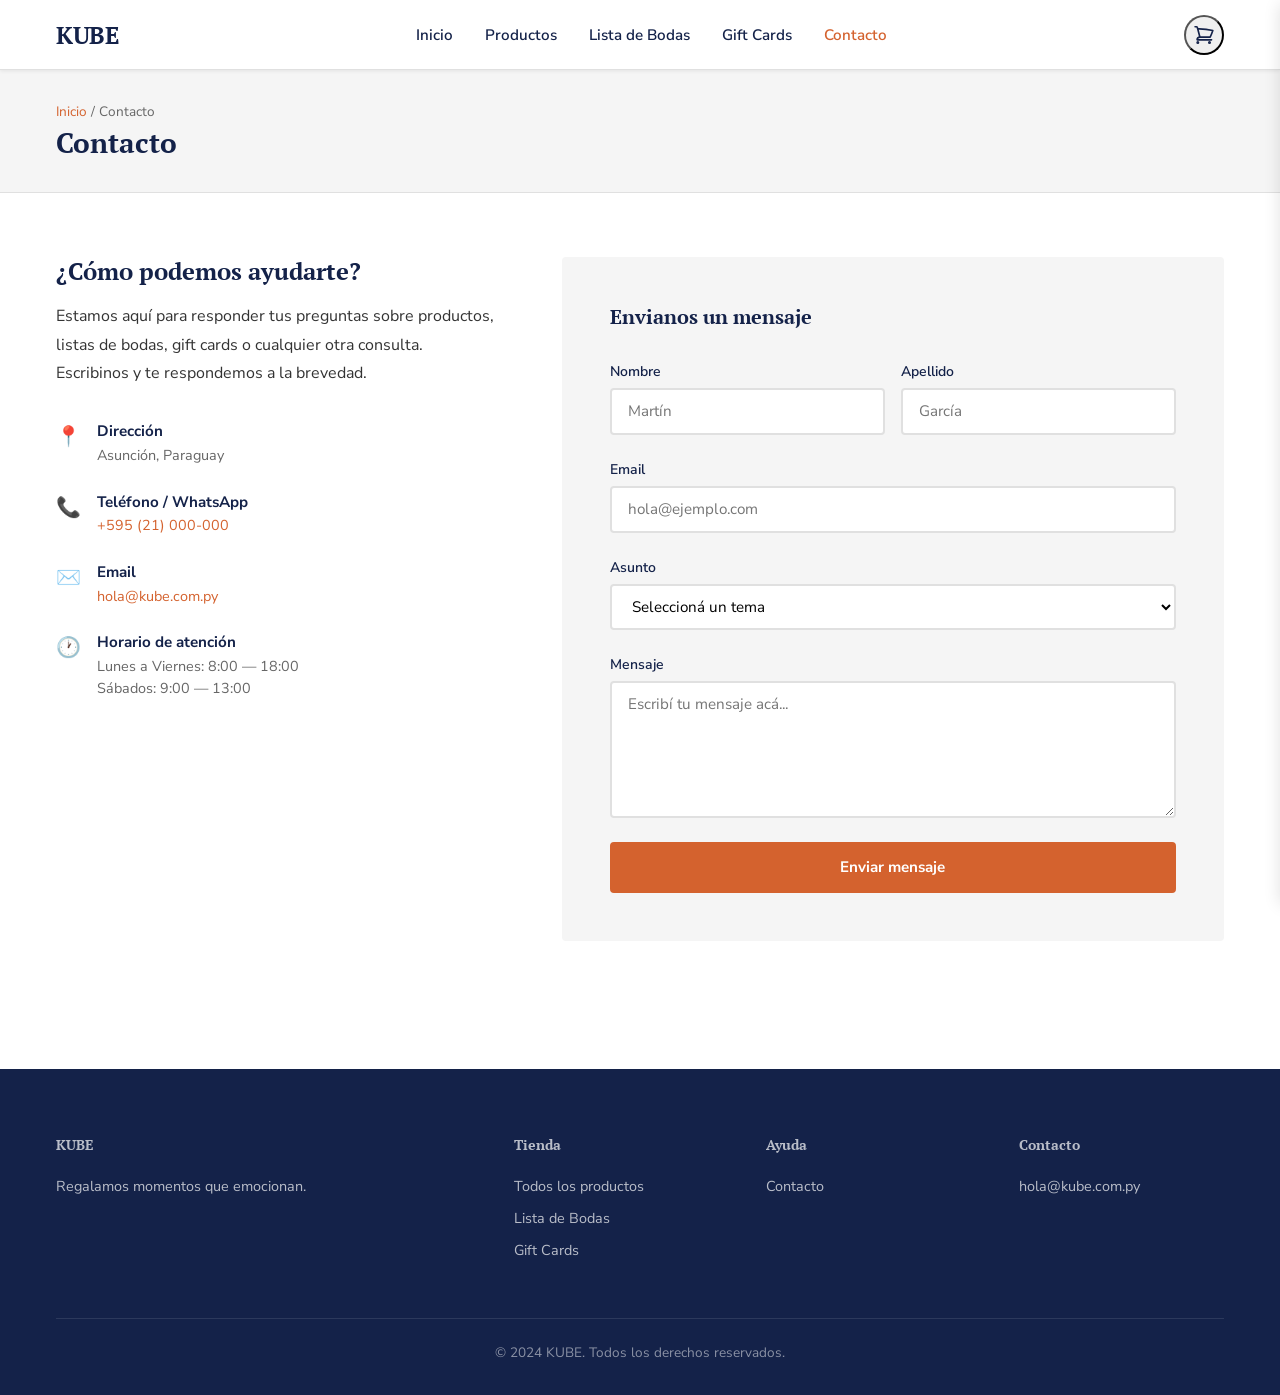
<file: contacto.html>
<!DOCTYPE html>
<html lang="es">
<head>
  <meta charset="UTF-8" />
  <meta name="viewport" content="width=device-width, initial-scale=1.0" />
  <title>Contacto — KUBE</title>

  <link rel="icon" href="assets/favicon.ico" type="image/x-icon" />
  <meta name="description" content="Contactate con KUBE. Estamos en Asunción, Paraguay. Respondemos consultas sobre productos, bodas y gift cards." />
  <link rel="preconnect" href="https://fonts.googleapis.com" />
  <link rel="preconnect" href="https://fonts.gstatic.com" crossorigin />
  <link href="https://fonts.googleapis.com/css2?family=PT+Serif:wght@400;700&family=Nunito+Sans:wght@400;600;700&display=swap" rel="stylesheet" />

  <link rel="stylesheet" href="css/reset.css" />
  <link rel="stylesheet" href="css/variables.css" />
  <link rel="stylesheet" href="css/layout.css" />
  <link rel="stylesheet" href="css/components.css" />
  <link rel="stylesheet" href="css/pages/contacto.css" />
</head>
<body>

  <header class="site-header">
    <div class="container">
      <a href="index.html" class="site-logo" aria-label="KUBE - Inicio">
        <span class="site-logo__text">KUBE</span>
      </a>
      <nav class="site-nav" aria-label="Navegación principal">
        <ul class="site-nav__list">
          <li><a href="index.html" class="site-nav__link">Inicio</a></li>
          <li><a href="productos.html" class="site-nav__link">Productos</a></li>
          <li><a href="lista-de-bodas.html" class="site-nav__link">Lista de Bodas</a></li>
          <li><a href="gift-cards.html" class="site-nav__link">Gift Cards</a></li>
          <li><a href="contacto.html" class="site-nav__link">Contacto</a></li>
        </ul>
      </nav>
      <div class="header-icons">
        <button class="header-icon" id="cartToggle" aria-label="Abrir carrito">
          <svg xmlns="http://www.w3.org/2000/svg" fill="none" viewBox="0 0 24 24" stroke="currentColor" stroke-width="1.8"><path stroke-linecap="round" stroke-linejoin="round" d="M2.25 3h1.386c.51 0 .955.343 1.087.835l.383 1.437M7.5 14.25a3 3 0 00-3 3h15.75m-12.75-3h11.218c1.121-2.3 2.1-4.684 2.924-7.138a60.114 60.114 0 00-16.536-1.84M7.5 14.25L5.106 5.272M6 20.25a.75.75 0 11-1.5 0 .75.75 0 011.5 0zm12.75 0a.75.75 0 11-1.5 0 .75.75 0 011.5 0z" /></svg>
          <span class="cart-badge" id="cartBadge">0</span>
        </button>
        <button class="nav-toggle" id="navToggle" aria-label="Abrir menú" aria-expanded="false" aria-controls="mobileNav">
          <span class="nav-toggle__bar"></span>
          <span class="nav-toggle__bar"></span>
          <span class="nav-toggle__bar"></span>
        </button>
      </div>
    </div>
  </header>

  <nav class="mobile-nav" id="mobileNav" aria-label="Menú móvil">
    <ul class="mobile-nav__list">
      <li><a href="index.html" class="mobile-nav__link">Inicio</a></li>
      <li><a href="productos.html" class="mobile-nav__link">Productos</a></li>
      <li><a href="lista-de-bodas.html" class="mobile-nav__link">Lista de Bodas</a></li>
      <li><a href="gift-cards.html" class="mobile-nav__link">Gift Cards</a></li>
      <li><a href="contacto.html" class="mobile-nav__link">Contacto</a></li>
    </ul>
  </nav>

  <main>

    <!-- PAGE HEADER -->
    <div class="page-header">
      <div class="container">
        <p class="page-header__breadcrumb"><a href="index.html">Inicio</a> / Contacto</p>
        <h1 class="page-header__title">Contacto</h1>
      </div>
    </div>

    <!-- CONTACT SECTION -->
    <section class="contact-section">
      <div class="container">
        <div class="contact-grid">

          <!-- Info column -->
          <div class="contact-info">
            <div>
              <h2 class="contact-info__title">¿Cómo podemos ayudarte?</h2>
              <p class="contact-info__intro">Estamos aquí para responder tus preguntas sobre productos, listas de bodas, gift cards o cualquier otra consulta. Escribinos y te respondemos a la brevedad.</p>
            </div>
            <div class="contact-details">
              <div class="contact-detail">
                <span class="contact-detail__icon">📍</span>
                <div>
                  <p class="contact-detail__label">Dirección</p>
                  <p class="contact-detail__value">Asunción, Paraguay</p>
                </div>
              </div>
              <div class="contact-detail">
                <span class="contact-detail__icon">📞</span>
                <div>
                  <p class="contact-detail__label">Teléfono / WhatsApp</p>
                  <p class="contact-detail__value"><a href="tel:+595">+595 (21) 000-000</a></p>
                </div>
              </div>
              <div class="contact-detail">
                <span class="contact-detail__icon">✉️</span>
                <div>
                  <p class="contact-detail__label">Email</p>
                  <p class="contact-detail__value"><a href="mailto:hola@kube.com.py">hola@kube.com.py</a></p>
                </div>
              </div>
              <div class="contact-detail">
                <span class="contact-detail__icon">🕐</span>
                <div>
                  <p class="contact-detail__label">Horario de atención</p>
                  <p class="contact-detail__value">Lunes a Viernes: 8:00 — 18:00<br>Sábados: 9:00 — 13:00</p>
                </div>
              </div>
            </div>
          </div>

          <!-- Form column -->
          <div class="contact-form-wrap">
            <h3 class="contact-form-wrap__title">Envianos un mensaje</h3>
            <form id="contactForm" class="contact-form" novalidate>

              <div class="form-row">
                <div class="form-field">
                  <label for="firstName">Nombre</label>
                  <input type="text" id="firstName" name="firstName" placeholder="Martín" required />
                </div>
                <div class="form-field">
                  <label for="lastName">Apellido</label>
                  <input type="text" id="lastName" name="lastName" placeholder="García" />
                </div>
              </div>

              <div class="form-field">
                <label for="email">Email</label>
                <input type="email" id="email" name="email" placeholder="hola@ejemplo.com" required />
              </div>

              <div class="form-field">
                <label for="subject">Asunto</label>
                <select id="subject" name="subject">
                  <option value="">Seleccioná un tema</option>
                  <option value="productos">Consulta sobre productos</option>
                  <option value="bodas">Lista de Bodas</option>
                  <option value="gift-cards">Gift Cards</option>
                  <option value="pedido">Seguimiento de pedido</option>
                  <option value="otro">Otro</option>
                </select>
              </div>

              <div class="form-field">
                <label for="message">Mensaje</label>
                <textarea id="message" name="message" rows="5" placeholder="Escribí tu mensaje acá..." required></textarea>
              </div>

              <button type="submit" class="btn btn--primary btn--full">Enviar mensaje</button>

              <div id="formSuccess" class="form-success">
                ✅ ¡Mensaje enviado! Te respondemos a la brevedad.
              </div>

            </form>
          </div>

        </div>
      </div>
    </section>

  </main>

  <footer class="site-footer">
    <div class="container">
      <div class="footer-grid">
        <div class="footer-col">
          <p class="footer-col__title">KUBE</p>
          <p>Regalamos momentos que emocionan.</p>
        </div>
        <div class="footer-col">
          <p class="footer-col__title">Tienda</p>
          <ul class="footer-col__list">
            <li><a href="productos.html">Todos los productos</a></li>
            <li><a href="lista-de-bodas.html">Lista de Bodas</a></li>
            <li><a href="gift-cards.html">Gift Cards</a></li>
          </ul>
        </div>
        <div class="footer-col">
          <p class="footer-col__title">Ayuda</p>
          <ul class="footer-col__list">
            <li><a href="contacto.html">Contacto</a></li>
          </ul>
        </div>
        <div class="footer-col">
          <p class="footer-col__title">Contacto</p>
          <ul class="footer-col__list">
            <li><a href="mailto:hola@kube.com.py">hola@kube.com.py</a></li>
          </ul>
        </div>
      </div>
      <div class="footer-bottom">
        <p>&copy; 2024 KUBE. Todos los derechos reservados.</p>
      </div>
    </div>
  </footer>

  <div class="cart-drawer" id="cartDrawer"></div>
  <div class="cart-overlay" id="cartOverlay"></div>

  <script src="js/data/products.js"></script>
  <script src="js/cart.js"></script>
  <script src="js/nav.js"></script>
  <script>
    document.getElementById('contactForm').addEventListener('submit', function(e) {
      e.preventDefault();
      document.getElementById('formSuccess').classList.add('is-visible');
      this.reset();
      document.getElementById('formSuccess').scrollIntoView({ behavior: 'smooth', block: 'nearest' });
    });
  </script>
</body>
</html>
</file>
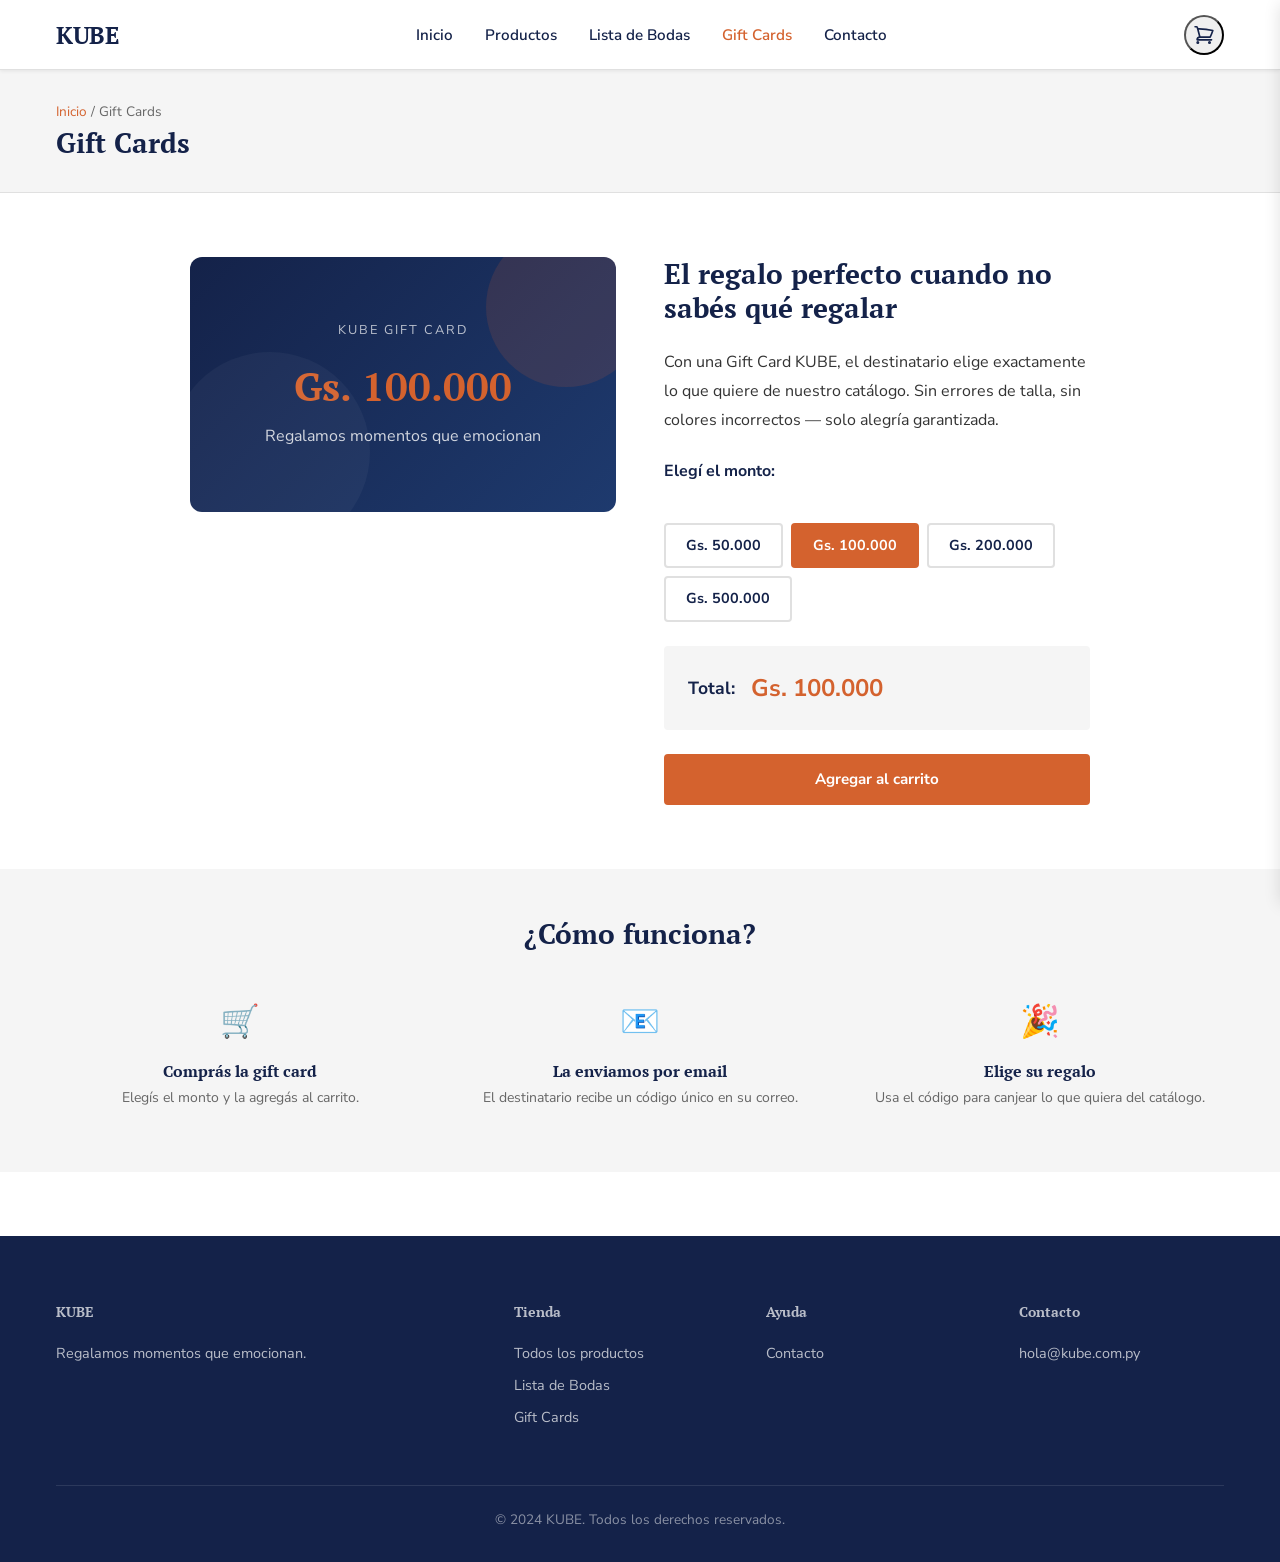
<file: gift-cards.html>
<!DOCTYPE html>
<html lang="es">
<head>
  <meta charset="UTF-8" />
  <meta name="viewport" content="width=device-width, initial-scale=1.0" />
  <title>Gift Cards — KUBE</title>

  <link rel="icon" href="assets/favicon.ico" type="image/x-icon" />
  <meta name="description" content="Comprá una Gift Card KUBE. El regalo perfecto para quien no sabés qué regalar." />
  <link rel="preconnect" href="https://fonts.googleapis.com" />
  <link rel="preconnect" href="https://fonts.gstatic.com" crossorigin />
  <link href="https://fonts.googleapis.com/css2?family=PT+Serif:wght@400;700&family=Nunito+Sans:wght@400;600;700&display=swap" rel="stylesheet" />

  <link rel="stylesheet" href="css/reset.css" />
  <link rel="stylesheet" href="css/variables.css" />
  <link rel="stylesheet" href="css/layout.css" />
  <link rel="stylesheet" href="css/components.css" />
  <link rel="stylesheet" href="css/pages/gift-cards.css" />
</head>
<body>

  <header class="site-header">
    <div class="container">
      <a href="index.html" class="site-logo" aria-label="KUBE - Inicio">
        <span class="site-logo__text">KUBE</span>
      </a>
      <nav class="site-nav" aria-label="Navegación principal">
        <ul class="site-nav__list">
          <li><a href="index.html" class="site-nav__link">Inicio</a></li>
          <li><a href="productos.html" class="site-nav__link">Productos</a></li>
          <li><a href="lista-de-bodas.html" class="site-nav__link">Lista de Bodas</a></li>
          <li><a href="gift-cards.html" class="site-nav__link">Gift Cards</a></li>
          <li><a href="contacto.html" class="site-nav__link">Contacto</a></li>
        </ul>
      </nav>
      <div class="header-icons">
        <button class="header-icon" id="cartToggle" aria-label="Abrir carrito">
          <svg xmlns="http://www.w3.org/2000/svg" fill="none" viewBox="0 0 24 24" stroke="currentColor" stroke-width="1.8"><path stroke-linecap="round" stroke-linejoin="round" d="M2.25 3h1.386c.51 0 .955.343 1.087.835l.383 1.437M7.5 14.25a3 3 0 00-3 3h15.75m-12.75-3h11.218c1.121-2.3 2.1-4.684 2.924-7.138a60.114 60.114 0 00-16.536-1.84M7.5 14.25L5.106 5.272M6 20.25a.75.75 0 11-1.5 0 .75.75 0 011.5 0zm12.75 0a.75.75 0 11-1.5 0 .75.75 0 011.5 0z" /></svg>
          <span class="cart-badge" id="cartBadge">0</span>
        </button>
        <button class="nav-toggle" id="navToggle" aria-label="Abrir menú" aria-expanded="false" aria-controls="mobileNav">
          <span class="nav-toggle__bar"></span>
          <span class="nav-toggle__bar"></span>
          <span class="nav-toggle__bar"></span>
        </button>
      </div>
    </div>
  </header>

  <nav class="mobile-nav" id="mobileNav" aria-label="Menú móvil">
    <ul class="mobile-nav__list">
      <li><a href="index.html" class="mobile-nav__link">Inicio</a></li>
      <li><a href="productos.html" class="mobile-nav__link">Productos</a></li>
      <li><a href="lista-de-bodas.html" class="mobile-nav__link">Lista de Bodas</a></li>
      <li><a href="gift-cards.html" class="mobile-nav__link">Gift Cards</a></li>
      <li><a href="contacto.html" class="mobile-nav__link">Contacto</a></li>
    </ul>
  </nav>

  <main>

    <!-- PAGE HEADER -->
    <div class="page-header">
      <div class="container">
        <p class="page-header__breadcrumb"><a href="index.html">Inicio</a> / Gift Cards</p>
        <h1 class="page-header__title">Gift Cards</h1>
      </div>
    </div>

    <!-- GIFT CARD PRODUCT -->
    <section class="gc-section">
      <div class="container">
        <div class="gc-layout">

          <!-- Visual card -->
          <div class="gc-visual">
            <div class="gc-visual__bubble-1"></div>
            <div class="gc-visual__bubble-2"></div>
            <p class="gc-visual__label">KUBE Gift Card</p>
            <p class="gc-visual__amount" id="gcVisualAmount">Gs. 100.000</p>
            <p class="gc-visual__tagline">Regalamos momentos que emocionan</p>
          </div>

          <!-- Info + selector -->
          <div class="gc-info">
            <h2 class="gc-info__title">El regalo perfecto cuando no sabés qué regalar</h2>
            <p class="gc-info__text">Con una Gift Card KUBE, el destinatario elige exactamente lo que quiere de nuestro catálogo. Sin errores de talla, sin colores incorrectos — solo alegría garantizada.</p>

            <p class="gc-amount-label">Elegí el monto:</p>
            <div class="gc-amounts">
              <button class="amount-btn" data-amount="50000">Gs. 50.000</button>
              <button class="amount-btn active" data-amount="100000">Gs. 100.000</button>
              <button class="amount-btn" data-amount="200000">Gs. 200.000</button>
              <button class="amount-btn" data-amount="500000">Gs. 500.000</button>
            </div>

            <div class="gc-total">
              <span class="gc-total__label">Total:</span>
              <span class="gc-total__price" id="gcPrice">Gs. 100.000</span>
            </div>

            <button class="btn btn--primary btn--full" id="addGiftCard">Agregar al carrito</button>
          </div>

        </div>
      </div>
    </section>

    <!-- HOW IT WORKS -->
    <section class="gc-how">
      <div class="container">
        <h2 class="section-title">¿Cómo funciona?</h2>
        <div class="gc-how__grid">
          <div class="gc-step">
            <div class="gc-step__icon">🛒</div>
            <h4 class="gc-step__title">Comprás la gift card</h4>
            <p class="gc-step__text">Elegís el monto y la agregás al carrito.</p>
          </div>
          <div class="gc-step">
            <div class="gc-step__icon">📧</div>
            <h4 class="gc-step__title">La enviamos por email</h4>
            <p class="gc-step__text">El destinatario recibe un código único en su correo.</p>
          </div>
          <div class="gc-step">
            <div class="gc-step__icon">🎉</div>
            <h4 class="gc-step__title">Elige su regalo</h4>
            <p class="gc-step__text">Usa el código para canjear lo que quiera del catálogo.</p>
          </div>
        </div>
      </div>
    </section>

  </main>

  <footer class="site-footer">
    <div class="container">
      <div class="footer-grid">
        <div class="footer-col">
          <p class="footer-col__title">KUBE</p>
          <p>Regalamos momentos que emocionan.</p>
        </div>
        <div class="footer-col">
          <p class="footer-col__title">Tienda</p>
          <ul class="footer-col__list">
            <li><a href="productos.html">Todos los productos</a></li>
            <li><a href="lista-de-bodas.html">Lista de Bodas</a></li>
            <li><a href="gift-cards.html">Gift Cards</a></li>
          </ul>
        </div>
        <div class="footer-col">
          <p class="footer-col__title">Ayuda</p>
          <ul class="footer-col__list">
            <li><a href="contacto.html">Contacto</a></li>
          </ul>
        </div>
        <div class="footer-col">
          <p class="footer-col__title">Contacto</p>
          <ul class="footer-col__list">
            <li><a href="mailto:hola@kube.com.py">hola@kube.com.py</a></li>
          </ul>
        </div>
      </div>
      <div class="footer-bottom">
        <p>&copy; 2024 KUBE. Todos los derechos reservados.</p>
      </div>
    </div>
  </footer>

  <div class="cart-drawer" id="cartDrawer"></div>
  <div class="cart-overlay" id="cartOverlay"></div>

  <script src="js/data/products.js"></script>
  <script src="js/cart.js"></script>
  <script src="js/nav.js"></script>
  <script>
    let selectedAmount = 100000;

    document.querySelectorAll('.amount-btn').forEach(btn => {
      btn.addEventListener('click', () => {
        selectedAmount = parseInt(btn.dataset.amount);

        document.querySelectorAll('.amount-btn').forEach(b => b.classList.remove('active'));
        btn.classList.add('active');

        const formatted = 'Gs. ' + selectedAmount.toLocaleString('es-PY');
        document.getElementById('gcPrice').textContent = formatted;
        document.getElementById('gcVisualAmount').textContent = formatted;
      });
    });

    document.getElementById('addGiftCard').addEventListener('click', () => {
      addToCart({
        id: 'gc-' + selectedAmount,
        name: 'Gift Card KUBE — Gs. ' + selectedAmount.toLocaleString('es-PY'),
        price: selectedAmount,
        images: ['assets/images/product-placeholder.jpg']
      });
    });
  </script>
</body>
</html>
</file>
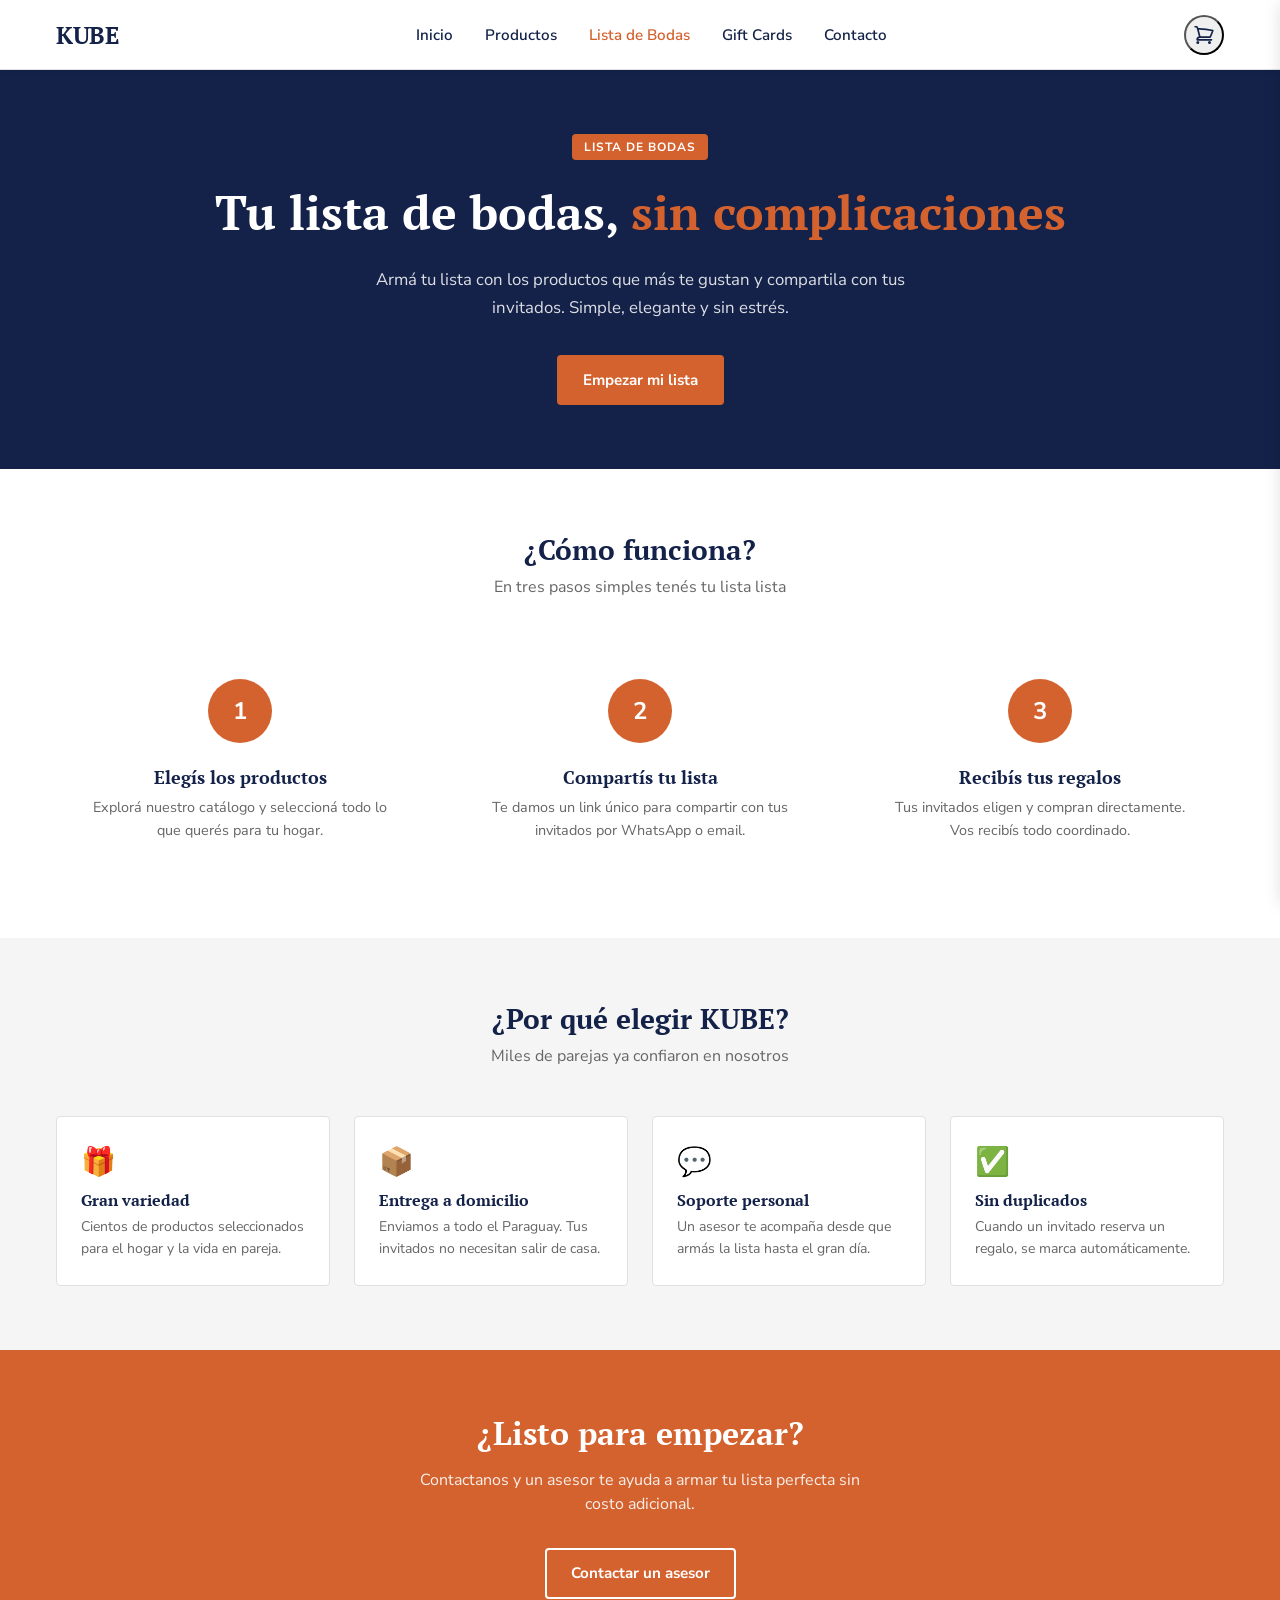
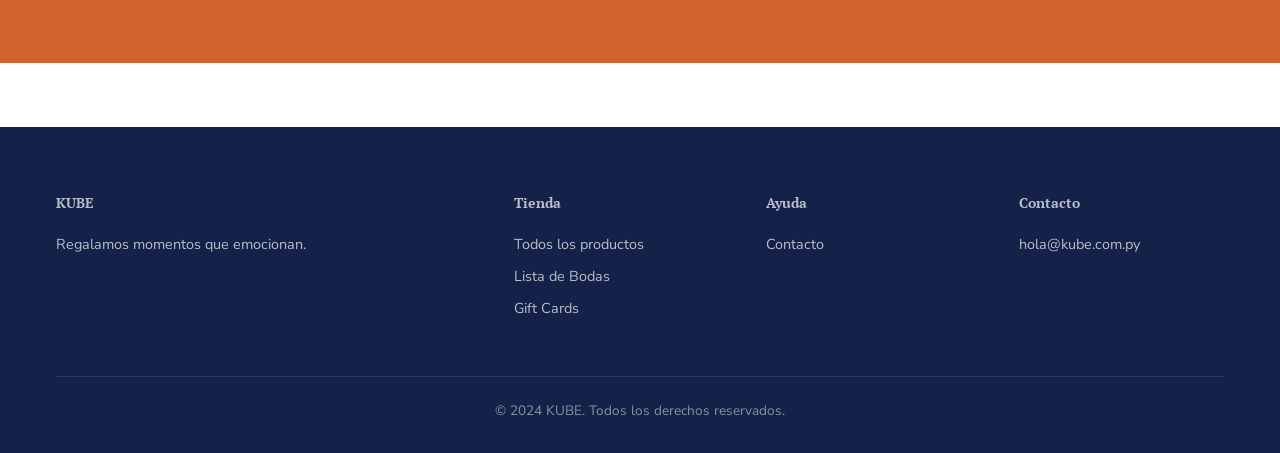
<file: lista-de-bodas.html>
<!DOCTYPE html>
<html lang="es">
<head>
  <meta charset="UTF-8" />
  <meta name="viewport" content="width=device-width, initial-scale=1.0" />
  <title>Lista de Bodas — KUBE</title>

  <link rel="icon" href="assets/favicon.ico" type="image/x-icon" />
  <meta name="description" content="Armá tu lista de bodas con KUBE. Elegís los productos, compartís con tus invitados y recibís tus regalos." />
  <link rel="preconnect" href="https://fonts.googleapis.com" />
  <link rel="preconnect" href="https://fonts.gstatic.com" crossorigin />
  <link href="https://fonts.googleapis.com/css2?family=PT+Serif:wght@400;700&family=Nunito+Sans:wght@400;600;700&display=swap" rel="stylesheet" />

  <link rel="stylesheet" href="css/reset.css" />
  <link rel="stylesheet" href="css/variables.css" />
  <link rel="stylesheet" href="css/layout.css" />
  <link rel="stylesheet" href="css/components.css" />
  <link rel="stylesheet" href="css/pages/lista-de-bodas.css" />
</head>
<body>

  <header class="site-header">
    <div class="container">
      <a href="index.html" class="site-logo" aria-label="KUBE - Inicio">
        <span class="site-logo__text">KUBE</span>
      </a>
      <nav class="site-nav" aria-label="Navegación principal">
        <ul class="site-nav__list">
          <li><a href="index.html" class="site-nav__link">Inicio</a></li>
          <li><a href="productos.html" class="site-nav__link">Productos</a></li>
          <li><a href="lista-de-bodas.html" class="site-nav__link">Lista de Bodas</a></li>
          <li><a href="gift-cards.html" class="site-nav__link">Gift Cards</a></li>
          <li><a href="contacto.html" class="site-nav__link">Contacto</a></li>
        </ul>
      </nav>
      <div class="header-icons">
        <button class="header-icon" id="cartToggle" aria-label="Abrir carrito">
          <svg xmlns="http://www.w3.org/2000/svg" fill="none" viewBox="0 0 24 24" stroke="currentColor" stroke-width="1.8"><path stroke-linecap="round" stroke-linejoin="round" d="M2.25 3h1.386c.51 0 .955.343 1.087.835l.383 1.437M7.5 14.25a3 3 0 00-3 3h15.75m-12.75-3h11.218c1.121-2.3 2.1-4.684 2.924-7.138a60.114 60.114 0 00-16.536-1.84M7.5 14.25L5.106 5.272M6 20.25a.75.75 0 11-1.5 0 .75.75 0 011.5 0zm12.75 0a.75.75 0 11-1.5 0 .75.75 0 011.5 0z" /></svg>
          <span class="cart-badge" id="cartBadge">0</span>
        </button>
        <button class="nav-toggle" id="navToggle" aria-label="Abrir menú" aria-expanded="false" aria-controls="mobileNav">
          <span class="nav-toggle__bar"></span>
          <span class="nav-toggle__bar"></span>
          <span class="nav-toggle__bar"></span>
        </button>
      </div>
    </div>
  </header>

  <nav class="mobile-nav" id="mobileNav" aria-label="Menú móvil">
    <ul class="mobile-nav__list">
      <li><a href="index.html" class="mobile-nav__link">Inicio</a></li>
      <li><a href="productos.html" class="mobile-nav__link">Productos</a></li>
      <li><a href="lista-de-bodas.html" class="mobile-nav__link">Lista de Bodas</a></li>
      <li><a href="gift-cards.html" class="mobile-nav__link">Gift Cards</a></li>
      <li><a href="contacto.html" class="mobile-nav__link">Contacto</a></li>
    </ul>
  </nav>

  <main>

    <!-- HERO -->
    <section class="bodas-hero">
      <div class="container">
        <span class="bodas-hero__tag">Lista de Bodas</span>
        <h1 class="bodas-hero__title">Tu lista de bodas, <span>sin complicaciones</span></h1>
        <p class="bodas-hero__subtitle">Armá tu lista con los productos que más te gustan y compartila con tus invitados. Simple, elegante y sin estrés.</p>
        <a href="contacto.html" class="btn btn--primary">Empezar mi lista</a>
      </div>
    </section>

    <!-- HOW IT WORKS -->
    <section class="bodas-steps">
      <div class="container">
        <h2 class="section-title">¿Cómo funciona?</h2>
        <p class="section-subtitle">En tres pasos simples tenés tu lista lista</p>
        <div class="bodas-steps__grid">
          <div class="step-card">
            <div class="step-card__number">1</div>
            <h3 class="step-card__title">Elegís los productos</h3>
            <p class="step-card__text">Explorá nuestro catálogo y seleccioná todo lo que querés para tu hogar.</p>
          </div>
          <div class="step-card">
            <div class="step-card__number">2</div>
            <h3 class="step-card__title">Compartís tu lista</h3>
            <p class="step-card__text">Te damos un link único para compartir con tus invitados por WhatsApp o email.</p>
          </div>
          <div class="step-card">
            <div class="step-card__number">3</div>
            <h3 class="step-card__title">Recibís tus regalos</h3>
            <p class="step-card__text">Tus invitados eligen y compran directamente. Vos recibís todo coordinado.</p>
          </div>
        </div>
      </div>
    </section>

    <!-- BENEFITS -->
    <section class="bodas-benefits">
      <div class="container">
        <h2 class="section-title">¿Por qué elegir KUBE?</h2>
        <p class="section-subtitle">Miles de parejas ya confiaron en nosotros</p>
        <div class="bodas-benefits__grid">
          <div class="benefit-card">
            <div class="benefit-card__icon">🎁</div>
            <h4 class="benefit-card__title">Gran variedad</h4>
            <p class="benefit-card__text">Cientos de productos seleccionados para el hogar y la vida en pareja.</p>
          </div>
          <div class="benefit-card">
            <div class="benefit-card__icon">📦</div>
            <h4 class="benefit-card__title">Entrega a domicilio</h4>
            <p class="benefit-card__text">Enviamos a todo el Paraguay. Tus invitados no necesitan salir de casa.</p>
          </div>
          <div class="benefit-card">
            <div class="benefit-card__icon">💬</div>
            <h4 class="benefit-card__title">Soporte personal</h4>
            <p class="benefit-card__text">Un asesor te acompaña desde que armás la lista hasta el gran día.</p>
          </div>
          <div class="benefit-card">
            <div class="benefit-card__icon">✅</div>
            <h4 class="benefit-card__title">Sin duplicados</h4>
            <p class="benefit-card__text">Cuando un invitado reserva un regalo, se marca automáticamente.</p>
          </div>
        </div>
      </div>
    </section>

    <!-- CTA -->
    <section class="bodas-cta">
      <div class="container">
        <h2 class="bodas-cta__title">¿Listo para empezar?</h2>
        <p class="bodas-cta__text">Contactanos y un asesor te ayuda a armar tu lista perfecta sin costo adicional.</p>
        <a href="contacto.html" class="btn btn--ghost">Contactar un asesor</a>
      </div>
    </section>

  </main>

  <footer class="site-footer">
    <div class="container">
      <div class="footer-grid">
        <div class="footer-col">
          <p class="footer-col__title">KUBE</p>
          <p>Regalamos momentos que emocionan.</p>
        </div>
        <div class="footer-col">
          <p class="footer-col__title">Tienda</p>
          <ul class="footer-col__list">
            <li><a href="productos.html">Todos los productos</a></li>
            <li><a href="lista-de-bodas.html">Lista de Bodas</a></li>
            <li><a href="gift-cards.html">Gift Cards</a></li>
          </ul>
        </div>
        <div class="footer-col">
          <p class="footer-col__title">Ayuda</p>
          <ul class="footer-col__list">
            <li><a href="contacto.html">Contacto</a></li>
          </ul>
        </div>
        <div class="footer-col">
          <p class="footer-col__title">Contacto</p>
          <ul class="footer-col__list">
            <li><a href="mailto:hola@kube.com.py">hola@kube.com.py</a></li>
          </ul>
        </div>
      </div>
      <div class="footer-bottom">
        <p>&copy; 2024 KUBE. Todos los derechos reservados.</p>
      </div>
    </div>
  </footer>

  <div class="cart-drawer" id="cartDrawer"></div>
  <div class="cart-overlay" id="cartOverlay"></div>

  <script src="js/data/products.js"></script>
  <script src="js/cart.js"></script>
  <script src="js/nav.js"></script>
</body>
</html>
</file>
<file: css/variables.css>
/* variables.css — all design tokens for the KUBE site.
   A "token" is just a named value — like giving a nickname to a color.
   Instead of typing #142249 every time, we write var(--color-navy).
   Change a value here and it updates everywhere on the site automatically. */

:root {
  /* --- COLORS --- */
  --color-navy:    #142249; /* main brand color — used in header, headings, buttons */
  --color-orange:  #d4622e; /* accent color — used in CTAs, hover states, badges (contrast-compliant) */
  --color-white:   #ffffff;
  --color-gray:    #f5f5f5; /* very light gray — used for subtle backgrounds */
  --color-gray-mid: #e0e0e0; /* medium gray — used for borders and dividers */
  --color-text:    #333333; /* dark gray — used for body text (easier on eyes than pure black) */
  --color-text-light: #666666; /* lighter gray — used for secondary text (darkened for contrast compliance) */

  /* --- SPACING (8px grid) ---
     Every spacing value is a multiple of 8px.
     This creates visual rhythm — everything lines up cleanly. */
  --space-xs:  8px;
  --space-sm:  16px;
  --space-md:  24px;
  --space-lg:  32px;
  --space-xl:  48px;
  --space-2xl: 64px;

  /* --- TYPOGRAPHY --- */
  --font-heading: 'PT Serif', serif;       /* used for titles and section headers */
  --font-body:    'Nunito Sans', sans-serif; /* used for all other text */

  /* --- BORDERS & SHADOWS --- */
  --radius: 4px; /* how rounded the corners of cards and buttons are */
  --shadow-sm: 0 1px 4px rgba(0, 0, 0, 0.08);  /* subtle shadow for cards */
  --shadow-md: 0 4px 16px rgba(0, 0, 0, 0.12); /* stronger shadow for dropdowns/modals */

  /* --- LAYOUT --- */
  --max-width: 1200px; /* the maximum width of content — wider screens get side margins */
  --header-height: 70px; /* used to offset content below the fixed header */

  /* --- TRANSITIONS --- */
  --transition: 0.2s ease; /* standard speed for hover effects */
}
</file>
<file: css/layout.css>
/* layout.css — controls the structural skeleton of every page:
   the header, navigation, footer, and the main content wrapper.
   These styles apply to ALL pages since every page loads this file. */


/* =============================================
   PAGE WRAPPER
   A centered container that keeps content from
   stretching too wide on large screens.
   ============================================= */

.container {
  width: 100%;
  max-width: var(--max-width); /* 1200px — defined in variables.css */
  margin: 0 auto;              /* auto left/right margin = centered */
  padding: 0 var(--space-sm);  /* 16px breathing room on sides */
}


/* =============================================
   SITE HEADER
   Fixed at the top so it stays visible while scrolling.
   ============================================= */

.site-header {
  position: fixed;           /* stays at top even when page scrolls */
  top: 0;
  left: 0;
  right: 0;
  height: var(--header-height); /* 70px — defined in variables.css */
  background: var(--color-white);
  border-bottom: 1px solid var(--color-gray-mid);
  z-index: 100;              /* sits above all other page content */
  box-shadow: var(--shadow-sm);
}

.site-header .container {
  height: 100%;
  display: flex;             /* puts logo, nav, and icons in a row */
  align-items: center;       /* vertically centers them */
  justify-content: space-between; /* logo on left, icons on right */
}

/* Pushes page content down so it isn't hidden behind the fixed header */
body {
  padding-top: var(--header-height);
  font-family: var(--font-body);
  color: var(--color-text);
  background: var(--color-white);
}


/* =============================================
   LOGO
   ============================================= */

.site-logo {
  display: flex;
  align-items: center;
  gap: var(--space-xs);
}

.site-logo img {
  height: 40px;
  width: auto;
}

/* Text fallback if logo image isn't available yet */
.site-logo__text {
  font-family: var(--font-heading);
  font-size: 1.5rem;
  font-weight: 700;
  color: var(--color-navy);
  letter-spacing: -0.5px;
}


/* =============================================
   MAIN NAVIGATION
   ============================================= */

.site-nav {
  display: none; /* hidden on mobile — shown at tablet+ breakpoint below */
}

.site-nav__list {
  display: flex;
  gap: var(--space-lg); /* 32px between nav links */
}

.site-nav__link {
  font-family: var(--font-body);
  font-size: 0.95rem;
  font-weight: 600;
  color: var(--color-navy);
  transition: color var(--transition);
}

.site-nav__link:hover,
.site-nav__link.active {
  color: var(--color-orange);
}


/* =============================================
   HEADER ICONS (search, wishlist, cart)
   ============================================= */

.header-icons {
  display: flex;
  align-items: center;
  gap: var(--space-sm); /* 16px between icons */
}

.header-icon {
  position: relative; /* needed for the cart badge positioning */
  display: flex;
  align-items: center;
  justify-content: center;
  width: 40px;
  height: 40px;
  color: var(--color-navy);
  border-radius: 50%;
  transition: background var(--transition), color var(--transition);
  cursor: pointer;
}

.header-icon:hover {
  background: var(--color-gray);
  color: var(--color-orange);
}

.header-icon svg {
  width: 22px;
  height: 22px;
}

/* The red/orange number bubble on the cart icon */
.cart-badge {
  display: none; /* hidden when cart is empty */
  position: absolute;
  top: 2px;
  right: 2px;
  min-width: 18px;
  height: 18px;
  padding: 0 4px;
  background: var(--color-orange);
  color: var(--color-white);
  font-size: 0.65rem;
  font-weight: 700;
  border-radius: 9px;
  align-items: center;
  justify-content: center;
  line-height: 1;
}


/* =============================================
   HAMBURGER MENU BUTTON (mobile only)
   ============================================= */

.nav-toggle {
  display: flex;          /* visible on mobile */
  flex-direction: column;
  justify-content: space-between;
  width: 24px;
  height: 18px;
  cursor: pointer;
  background: none;
  border: none;
  padding: 0;
}

.nav-toggle__bar {
  display: block;
  width: 100%;
  height: 2px;
  background: var(--color-navy);
  border-radius: 2px;
  transition: transform var(--transition), opacity var(--transition);
}

/* Animate the 3 bars into an X when menu is open */
.nav-toggle.is-open .nav-toggle__bar:nth-child(1) {
  transform: translateY(8px) rotate(45deg);
}
.nav-toggle.is-open .nav-toggle__bar:nth-child(2) {
  opacity: 0;
}
.nav-toggle.is-open .nav-toggle__bar:nth-child(3) {
  transform: translateY(-8px) rotate(-45deg);
}


/* =============================================
   MOBILE MENU DRAWER
   Slides down from the header when hamburger is clicked.
   ============================================= */

.mobile-nav {
  display: none; /* controlled by JS — js/nav.js adds .is-open */
  position: fixed;
  top: var(--header-height);
  left: 0;
  right: 0;
  background: var(--color-white);
  border-bottom: 1px solid var(--color-gray-mid);
  box-shadow: var(--shadow-md);
  z-index: 99;
  padding: var(--space-md) 0;
}

.mobile-nav.is-open {
  display: block;
}

.mobile-nav__list {
  display: flex;
  flex-direction: column;
}

.mobile-nav__link {
  display: block;
  padding: var(--space-sm) var(--space-md);
  font-size: 1rem;
  font-weight: 600;
  color: var(--color-navy);
  border-bottom: 1px solid var(--color-gray);
  transition: background var(--transition), color var(--transition);
}

.mobile-nav__link:hover {
  background: var(--color-gray);
  color: var(--color-orange);
}


/* =============================================
   FOOTER
   ============================================= */

.site-footer {
  background: var(--color-navy);
  color: var(--color-white);
  padding: var(--space-2xl) 0 var(--space-lg);
  margin-top: var(--space-2xl);
}

.footer-grid {
  display: grid;
  grid-template-columns: 1fr;  /* single column on mobile */
  gap: var(--space-xl);
  margin-bottom: var(--space-xl);
}

.footer-col__title {
  font-family: var(--font-heading);
  font-size: 1rem;
  font-weight: 700;
  margin-bottom: var(--space-sm);
  color: var(--color-white);
}

.footer-col__list li {
  margin-bottom: var(--space-xs);
}

.footer-col__list a {
  font-size: 0.9rem;
  color: rgba(255, 255, 255, 0.7);
  transition: color var(--transition);
}

.footer-col__list a:hover {
  color: var(--color-orange);
}

.footer-col p {
  font-size: 0.9rem;
  color: rgba(255, 255, 255, 0.7);
  line-height: 1.7;
}

/* Social media icons row */
.footer-social {
  display: flex;
  gap: var(--space-sm);
  margin-top: var(--space-sm);
}

.footer-social__link {
  display: flex;
  align-items: center;
  justify-content: center;
  width: 36px;
  height: 36px;
  border-radius: 50%;
  background: rgba(255, 255, 255, 0.1);
  color: var(--color-white);
  transition: background var(--transition);
}

.footer-social__link:hover {
  background: var(--color-orange);
}

.footer-social__link svg {
  width: 16px;
  height: 16px;
}

/* Bottom bar: copyright */
.footer-bottom {
  border-top: 1px solid rgba(255, 255, 255, 0.1);
  padding-top: var(--space-md);
  text-align: center;
  font-size: 0.85rem;
  color: rgba(255, 255, 255, 0.5);
}


/* =============================================
   RESPONSIVE — TABLET (768px+)
   ============================================= */

@media (min-width: 768px) {
  .site-nav {
    display: block; /* show desktop nav */
  }

  .nav-toggle {
    display: none; /* hide hamburger button */
  }

  .footer-grid {
    grid-template-columns: repeat(2, 1fr); /* 2 columns on tablet */
  }
}


/* =============================================
   RESPONSIVE — DESKTOP (1024px+)
   ============================================= */

@media (min-width: 1024px) {
  .footer-grid {
    grid-template-columns: 2fr 1fr 1fr 1fr; /* 4 columns: wide brand col + 3 link cols */
  }
}
</file>
<file: css/components.css>
/* components.css — reusable UI pieces used across multiple pages.
   Think of these as building blocks: a product card looks the same
   whether it's on the homepage or the listing page.
   We define it once here and reuse it everywhere. */


/* =============================================
   PAGE HEADER (breadcrumb bar — used on listing,
   detail, gift cards, and contact pages)
   ============================================= */

.page-header {
  background: var(--color-gray);
  border-bottom: 1px solid var(--color-gray-mid);
  padding: var(--space-lg) 0;
}

.page-header__title {
  font-family: var(--font-heading);
  font-size: 1.75rem;
  color: var(--color-navy);
  margin-top: 4px;
}

.page-header__breadcrumb {
  font-size: 0.85rem;
  color: var(--color-text-light);
}

.page-header__breadcrumb a {
  color: var(--color-orange);
}

.page-header__breadcrumb a:hover {
  text-decoration: underline;
}


/* =============================================
   BUTTONS
   ============================================= */

.btn {
  display: inline-flex;
  align-items: center;
  justify-content: center;
  gap: var(--space-xs);
  padding: 12px var(--space-md);
  font-family: var(--font-body);
  font-size: 0.95rem;
  font-weight: 700;
  border-radius: var(--radius);
  border: 2px solid transparent;
  cursor: pointer;
  transition: background var(--transition), color var(--transition), border-color var(--transition), transform var(--transition);
  text-decoration: none;
  white-space: nowrap;
}

.btn:active {
  transform: scale(0.98); /* tiny press-down effect when clicked */
}

/* Primary: orange fill — main call-to-action */
.btn--primary {
  background: var(--color-orange);
  color: var(--color-white);
  border-color: var(--color-orange);
}

.btn--primary:hover {
  background: #d96a38; /* slightly darker orange */
  border-color: #d96a38;
}

/* Secondary: navy outline */
.btn--secondary {
  background: transparent;
  color: var(--color-navy);
  border-color: var(--color-navy);
}

.btn--secondary:hover {
  background: var(--color-navy);
  color: var(--color-white);
}

/* Ghost: white outline — used on dark backgrounds */
.btn--ghost {
  background: transparent;
  color: var(--color-white);
  border-color: var(--color-white);
}

.btn--ghost:hover {
  background: var(--color-white);
  color: var(--color-navy);
}

.btn--full {
  width: 100%; /* stretches button to fill its container */
}


/* =============================================
   SECTION TITLE
   Reusable centered heading for each section.
   ============================================= */

.section-title {
  font-family: var(--font-heading);
  font-size: 1.75rem;
  color: var(--color-navy);
  text-align: center;
  margin-bottom: var(--space-xs);
}

.section-subtitle {
  font-size: 1rem;
  color: var(--color-text-light);
  text-align: center;
  margin-bottom: var(--space-xl);
}


/* =============================================
   PRODUCT CARD
   Used on homepage (featured products) and listing page.
   ============================================= */

.product-card {
  display: flex;
  flex-direction: column;
  background: var(--color-white);
  border-radius: var(--radius);
  border: 1px solid var(--color-gray-mid);
  overflow: hidden; /* clips the image to the card's rounded corners */
  text-decoration: none;
  color: var(--color-text);
  transition: box-shadow var(--transition), transform var(--transition);
  position: relative; /* needed to position the badge */
}

.product-card:hover {
  box-shadow: var(--shadow-md);
  transform: translateY(-2px); /* card lifts slightly on hover */
}

.product-card__image {
  width: 100%;
  aspect-ratio: 1 / 1; /* always a perfect square */
  object-fit: cover;   /* fills the square without distorting the image */
  background: var(--color-gray); /* shown while image loads */
}

/* Placeholder shown when no image is available */
.product-card__image-placeholder {
  width: 100%;
  aspect-ratio: 1 / 1;
  background: var(--color-gray);
  display: flex;
  align-items: center;
  justify-content: center;
  color: var(--color-text-light);
  font-size: 2rem;
}

.product-card__info {
  padding: var(--space-sm);
  display: flex;
  flex-direction: column;
  flex: 1; /* takes up remaining height so all cards in a row are the same height */
}

.product-card__name {
  font-family: var(--font-heading);
  font-size: 0.95rem;
  color: var(--color-navy);
  margin-bottom: var(--space-xs);
  line-height: 1.3;
}

.product-card__price {
  font-size: 1rem;
  font-weight: 700;
  color: var(--color-orange);
  margin-top: auto; /* pushes price to the bottom of the card */
}

/* Badge: small label in the top-left corner of the card */
.product-card__badge {
  position: absolute;
  top: var(--space-xs);
  left: var(--space-xs);
  background: var(--color-orange);
  color: var(--color-white);
  font-size: 0.7rem;
  font-weight: 700;
  padding: 3px 8px;
  border-radius: var(--radius);
  text-transform: uppercase;
  letter-spacing: 0.5px;
}

.product-card__badge--new {
  background: var(--color-navy);
}


/* =============================================
   PRODUCT GRID
   Responsive grid that holds product cards.
   ============================================= */

.product-grid {
  display: grid;
  grid-template-columns: repeat(2, 1fr); /* 2 columns on mobile */
  gap: var(--space-sm);
}

@media (min-width: 768px) {
  .product-grid {
    grid-template-columns: repeat(3, 1fr); /* 3 columns on tablet */
    gap: var(--space-md);
  }
}

@media (min-width: 1024px) {
  .product-grid {
    grid-template-columns: repeat(4, 1fr); /* 4 columns on desktop */
  }
}


/* =============================================
   CART DRAWER
   Slides in from the right edge of the screen.
   ============================================= */

.cart-drawer {
  position: fixed;
  top: 0;
  right: 0;
  width: 100%;
  max-width: 400px;
  height: 100vh;
  background: var(--color-white);
  box-shadow: var(--shadow-md);
  z-index: 200;
  display: flex;
  flex-direction: column;
  transform: translateX(100%); /* hidden off-screen to the right */
  transition: transform 0.3s ease;
}

/* When JS adds .is-open, the drawer slides into view */
.cart-drawer.is-open {
  transform: translateX(0);
}

.cart-drawer__header {
  display: flex;
  align-items: center;
  justify-content: space-between;
  padding: var(--space-md);
  border-bottom: 1px solid var(--color-gray-mid);
}

.cart-drawer__title {
  font-family: var(--font-heading);
  font-size: 1.1rem;
  color: var(--color-navy);
}

.cart-drawer__close {
  background: none;
  border: none;
  cursor: pointer;
  color: var(--color-text-light);
  padding: 4px;
  border-radius: var(--radius);
  transition: color var(--transition);
}

.cart-drawer__close:hover {
  color: var(--color-navy);
}

.cart-drawer__close svg {
  width: 20px;
  height: 20px;
}

.cart-drawer__items {
  flex: 1;
  overflow-y: auto; /* scroll if there are many items */
  padding: var(--space-md);
}

.cart-drawer__empty {
  text-align: center;
  color: var(--color-text-light);
  padding: var(--space-2xl) var(--space-md);
}

.cart-drawer__footer {
  padding: var(--space-md);
  border-top: 1px solid var(--color-gray-mid);
}

.cart-drawer__total {
  display: flex;
  justify-content: space-between;
  font-weight: 700;
  font-size: 1rem;
  color: var(--color-navy);
  margin-bottom: var(--space-md);
}

/* Cart item row */
.cart-item {
  display: flex;
  gap: var(--space-sm);
  padding: var(--space-sm) 0;
  border-bottom: 1px solid var(--color-gray);
}

.cart-item__image {
  width: 60px;
  height: 60px;
  object-fit: cover;
  border-radius: var(--radius);
  background: var(--color-gray);
  flex-shrink: 0;
}

.cart-item__info {
  flex: 1;
}

.cart-item__name {
  font-size: 0.85rem;
  color: var(--color-navy);
  font-weight: 600;
  margin-bottom: 4px;
}

.cart-item__price {
  font-size: 0.9rem;
  color: var(--color-orange);
  font-weight: 700;
}

.cart-item__qty {
  font-size: 0.8rem;
  color: var(--color-text-light);
}

.cart-item__remove {
  background: none;
  border: none;
  cursor: pointer;
  color: var(--color-text-light);
  font-size: 1.2rem;
  padding: 0 4px;
  align-self: flex-start;
  transition: color var(--transition);
}

.cart-item__remove:hover {
  color: #e53e3e; /* red on hover */
}

/* Dark overlay behind the cart drawer */
.cart-overlay {
  display: none;
  position: fixed;
  inset: 0; /* covers the entire screen */
  background: rgba(0, 0, 0, 0.4);
  z-index: 199;
}

.cart-overlay.is-open {
  display: block;
}


/* =============================================
   SCROLL REVEAL ANIMATION
   Elements marked with class "reveal" start
   invisible and slide up when they enter the
   viewport. JavaScript in scroll-animations.js
   adds the "reveal--visible" class at the right
   moment.
   ============================================= */

.reveal {
  opacity: 0;
  transform: translateY(28px); /* starts slightly below its final position */
  transition: opacity 0.55s ease, transform 0.55s ease;
}

/* Stagger delays — cards that appear together animate one after another */
.reveal:nth-child(2) { transition-delay: 0.08s; }
.reveal:nth-child(3) { transition-delay: 0.16s; }
.reveal:nth-child(4) { transition-delay: 0.24s; }

.reveal--visible {
  opacity: 1;
  transform: translateY(0);
}


/* =============================================
   QUICK-VIEW MODAL
   An overlay panel that shows product details
   without leaving the listing page.
   Triggered by a "Vista rápida" button on each
   product card (added by quick-view.js).
   ============================================= */

.quick-view-overlay {
  display: none;
  position: fixed;
  inset: 0;
  background: rgba(0, 0, 0, 0.55);
  z-index: 300;
  align-items: center;
  justify-content: center;
  padding: var(--space-md);
}

/* JS adds .is-open to show the overlay */
.quick-view-overlay.is-open {
  display: flex;
}

.quick-view-modal {
  background: var(--color-white);
  border-radius: var(--radius);
  max-width: 780px;
  width: 100%;
  max-height: 90vh;
  overflow-y: auto;
  box-shadow: var(--shadow-md);
  animation: modalSlideIn 0.25s ease;
}

@keyframes modalSlideIn {
  from { opacity: 0; transform: translateY(16px); }
  to   { opacity: 1; transform: translateY(0); }
}

.quick-view-modal__inner {
  display: grid;
  grid-template-columns: 1fr;
  gap: 0;
}

@media (min-width: 600px) {
  .quick-view-modal__inner {
    grid-template-columns: 1fr 1fr; /* image | info side by side on wider screens */
  }
}

.quick-view-modal__image {
  width: 100%;
  aspect-ratio: 1 / 1;
  object-fit: cover;
  border-radius: var(--radius) var(--radius) 0 0; /* round top corners on mobile */
}

@media (min-width: 600px) {
  .quick-view-modal__image {
    border-radius: var(--radius) 0 0 var(--radius); /* round left corners on desktop */
  }
}

.quick-view-modal__info {
  padding: var(--space-lg);
  display: flex;
  flex-direction: column;
  gap: var(--space-sm);
  position: relative;
}

.quick-view-modal__close {
  position: absolute;
  top: var(--space-sm);
  right: var(--space-sm);
  background: none;
  border: none;
  cursor: pointer;
  color: var(--color-text-light);
  padding: 4px;
  border-radius: var(--radius);
  transition: color var(--transition);
}

.quick-view-modal__close:hover {
  color: var(--color-navy);
}

.quick-view-modal__close svg {
  width: 20px;
  height: 20px;
}

.quick-view-modal__badge {
  display: inline-block;
  background: var(--color-orange);
  color: var(--color-white);
  font-size: 0.7rem;
  font-weight: 700;
  padding: 3px 8px;
  border-radius: var(--radius);
  text-transform: uppercase;
  letter-spacing: 0.5px;
  width: fit-content;
}

.quick-view-modal__name {
  font-family: var(--font-heading);
  font-size: 1.3rem;
  color: var(--color-navy);
  line-height: 1.3;
}

.quick-view-modal__price {
  font-size: 1.25rem;
  font-weight: 700;
  color: var(--color-orange);
}

.quick-view-modal__desc {
  font-size: 0.9rem;
  color: var(--color-text);
  line-height: 1.6;
  flex: 1;
}

.quick-view-modal__actions {
  display: flex;
  flex-direction: column;
  gap: var(--space-xs);
  margin-top: var(--space-sm);
}

/* "Vista rápida" button that appears on product card hover */
.product-card__quick-view {
  position: absolute;
  bottom: var(--space-sm);
  left: 50%;
  transform: translateX(-50%) translateY(8px);
  background: var(--color-navy);
  color: var(--color-white);
  border: none;
  border-radius: var(--radius);
  padding: 7px 16px;
  font-family: var(--font-body);
  font-size: 0.8rem;
  font-weight: 700;
  cursor: pointer;
  white-space: nowrap;
  opacity: 0;
  transition: opacity var(--transition), transform var(--transition);
  z-index: 2;
}

/* Show the button when the card is hovered */
.product-card:hover .product-card__quick-view {
  opacity: 1;
  transform: translateX(-50%) translateY(0);
}
</file>
<file: css/pages/contacto.css>
/* contacto.css — styles for the contact page */

.contact-section {
  padding: var(--space-2xl) 0;
}

.contact-grid {
  display: grid;
  grid-template-columns: 1fr;
  gap: var(--space-2xl);
}

@media (min-width: 768px) {
  .contact-grid { grid-template-columns: 1fr 1.5fr; }
}

/* Info column */
.contact-info {
  display: flex;
  flex-direction: column;
  gap: var(--space-lg);
}

.contact-info__title {
  font-family: var(--font-heading);
  font-size: 1.5rem;
  color: var(--color-navy);
  margin-bottom: var(--space-sm);
}

.contact-info__intro {
  color: var(--color-text);
  line-height: 1.8;
}

.contact-details {
  display: flex;
  flex-direction: column;
  gap: var(--space-md);
}

.contact-detail {
  display: flex;
  align-items: flex-start;
  gap: var(--space-sm);
}

.contact-detail__icon {
  font-size: 1.25rem;
  margin-top: 2px;
  flex-shrink: 0;
}

.contact-detail__label {
  font-weight: 700;
  color: var(--color-navy);
  margin-bottom: 2px;
  font-size: 0.95rem;
}

.contact-detail__value {
  color: var(--color-text-light);
  font-size: 0.9rem;
  line-height: 1.5;
}

.contact-detail__value a {
  color: var(--color-orange);
  transition: opacity var(--transition);
}

.contact-detail__value a:hover {
  opacity: 0.8;
}

/* Form column */
.contact-form-wrap {
  background: var(--color-gray);
  border-radius: var(--radius);
  padding: var(--space-xl);
}

.contact-form-wrap__title {
  font-family: var(--font-heading);
  font-size: 1.25rem;
  color: var(--color-navy);
  margin-bottom: var(--space-lg);
}

.contact-form {
  display: flex;
  flex-direction: column;
  gap: var(--space-md);
}

.form-row {
  display: grid;
  grid-template-columns: 1fr 1fr;
  gap: var(--space-sm);
}

.form-field {
  display: flex;
  flex-direction: column;
  gap: 6px;
}

.form-field label {
  font-size: 0.875rem;
  font-weight: 600;
  color: var(--color-navy);
}

.form-field input,
.form-field select,
.form-field textarea {
  padding: 10px var(--space-sm);
  border: 2px solid var(--color-gray-mid);
  border-radius: var(--radius);
  font-family: var(--font-body);
  font-size: 0.95rem;
  outline: none;
  background: var(--color-white);
  transition: border-color var(--transition);
}

.form-field input:focus,
.form-field select:focus,
.form-field textarea:focus {
  border-color: var(--color-orange);
}

.form-field textarea {
  resize: vertical;
}

.form-success {
  display: none;
  background: #f0fff4;
  border: 1px solid #38a169;
  color: #276749;
  padding: var(--space-sm) var(--space-md);
  border-radius: var(--radius);
  font-size: 0.9rem;
}

.form-success.is-visible {
  display: block;
}
</file>
<file: css/pages/gift-cards.css>
/* gift-cards.css — styles for the gift cards page */

.gc-section {
  padding: var(--space-2xl) 0;
}

.gc-layout {
  display: grid;
  grid-template-columns: 1fr;
  gap: var(--space-xl);
  max-width: 900px;
  margin: 0 auto;
}

@media (min-width: 768px) {
  .gc-layout { grid-template-columns: 1fr 1fr; align-items: start; }
}

/* Visual gift card */
.gc-visual {
  background: linear-gradient(135deg, var(--color-navy) 0%, #1e3a6e 100%);
  border-radius: 12px;
  padding: var(--space-2xl);
  color: var(--color-white);
  text-align: center;
  position: relative;
  overflow: hidden;
}

.gc-visual__bubble-1 {
  position: absolute;
  top: -30px;
  right: -30px;
  width: 160px;
  height: 160px;
  background: var(--color-orange);
  border-radius: 50%;
  opacity: 0.15;
}

.gc-visual__bubble-2 {
  position: absolute;
  bottom: -40px;
  left: -20px;
  width: 200px;
  height: 200px;
  background: var(--color-white);
  border-radius: 50%;
  opacity: 0.04;
}

.gc-visual__label {
  font-size: 0.8rem;
  letter-spacing: 2px;
  text-transform: uppercase;
  opacity: 0.7;
  margin-bottom: var(--space-sm);
}

.gc-visual__amount {
  font-family: var(--font-heading);
  font-size: 2.5rem;
  font-weight: 700;
  color: var(--color-orange);
  margin-bottom: var(--space-xs);
}

.gc-visual__tagline {
  font-size: 1rem;
  opacity: 0.8;
}

/* Info column */
.gc-info {
  display: flex;
  flex-direction: column;
  gap: var(--space-md);
}

.gc-info__title {
  font-family: var(--font-heading);
  font-size: 1.75rem;
  color: var(--color-navy);
}

.gc-info__text {
  color: var(--color-text);
  line-height: 1.8;
}

.gc-amount-label {
  font-weight: 700;
  color: var(--color-navy);
  margin-bottom: var(--space-sm);
}

.gc-amounts {
  display: flex;
  flex-wrap: wrap;
  gap: var(--space-xs);
}

.amount-btn {
  padding: 10px 20px;
  border: 2px solid var(--color-gray-mid);
  border-radius: var(--radius);
  background: var(--color-white);
  font-weight: 700;
  cursor: pointer;
  font-family: var(--font-body);
  font-size: 0.9rem;
  color: var(--color-navy);
  transition: border-color var(--transition), background var(--transition), color var(--transition);
}

.amount-btn:hover {
  border-color: var(--color-orange);
  color: var(--color-orange);
}

.amount-btn.active {
  background: var(--color-orange);
  border-color: var(--color-orange);
  color: var(--color-white);
}

.gc-total {
  display: flex;
  align-items: center;
  gap: var(--space-sm);
  padding: var(--space-md);
  background: var(--color-gray);
  border-radius: var(--radius);
}

.gc-total__label {
  font-size: 1.1rem;
  font-weight: 700;
  color: var(--color-navy);
}

.gc-total__price {
  font-size: 1.5rem;
  font-weight: 700;
  color: var(--color-orange);
}

/* How it works section */
.gc-how {
  padding: var(--space-xl) 0 var(--space-2xl);
  background: var(--color-gray);
}

.gc-how__grid {
  display: grid;
  grid-template-columns: repeat(auto-fit, minmax(200px, 1fr));
  gap: var(--space-lg);
  margin-top: var(--space-xl);
}

.gc-step {
  text-align: center;
}

.gc-step__icon {
  font-size: 2rem;
  margin-bottom: var(--space-sm);
}

.gc-step__title {
  font-family: var(--font-heading);
  color: var(--color-navy);
  margin-bottom: 6px;
  font-size: 1rem;
}

.gc-step__text {
  font-size: 0.875rem;
  color: var(--color-text-light);
}
</file>
<file: css/pages/lista-de-bodas.css>
/* lista-de-bodas.css — styles for the wedding registry landing page */

.bodas-hero {
  background: var(--color-navy);
  color: var(--color-white);
  padding: var(--space-2xl) 0;
  text-align: center;
}

.bodas-hero__tag {
  display: inline-block;
  background: var(--color-orange);
  color: var(--color-white);
  font-size: 0.75rem;
  font-weight: 700;
  letter-spacing: 1px;
  text-transform: uppercase;
  padding: 4px 12px;
  border-radius: var(--radius);
  margin-bottom: var(--space-md);
}

.bodas-hero__title {
  font-family: var(--font-heading);
  font-size: 2.5rem;
  line-height: 1.2;
  margin-bottom: var(--space-md);
}

.bodas-hero__title span {
  color: var(--color-orange);
}

.bodas-hero__subtitle {
  font-size: 1.05rem;
  opacity: 0.85;
  max-width: 540px;
  margin: 0 auto var(--space-lg);
  line-height: 1.7;
}

@media (min-width: 768px) {
  .bodas-hero__title { font-size: 3rem; }
}

/* HOW IT WORKS */
.bodas-steps {
  padding: var(--space-2xl) 0;
  background: var(--color-white);
}

.bodas-steps__grid {
  display: grid;
  grid-template-columns: 1fr;
  gap: var(--space-lg);
  margin-top: var(--space-xl);
}

@media (min-width: 600px) {
  .bodas-steps__grid { grid-template-columns: repeat(3, 1fr); }
}

.step-card {
  text-align: center;
  padding: var(--space-lg);
}

.step-card__number {
  width: 64px;
  height: 64px;
  background: var(--color-orange);
  border-radius: 50%;
  display: flex;
  align-items: center;
  justify-content: center;
  margin: 0 auto var(--space-md);
  font-size: 1.5rem;
  color: var(--color-white);
  font-weight: 700;
}

.step-card__title {
  font-family: var(--font-heading);
  font-size: 1.1rem;
  color: var(--color-navy);
  margin-bottom: var(--space-xs);
}

.step-card__text {
  font-size: 0.9rem;
  color: var(--color-text-light);
  line-height: 1.6;
}

/* BENEFITS */
.bodas-benefits {
  padding: var(--space-2xl) 0;
  background: var(--color-gray);
}

.bodas-benefits__grid {
  display: grid;
  grid-template-columns: repeat(auto-fit, minmax(200px, 1fr));
  gap: var(--space-md);
  margin-top: var(--space-xl);
}

.benefit-card {
  background: var(--color-white);
  border-radius: var(--radius);
  padding: var(--space-md);
  border: 1px solid var(--color-gray-mid);
}

.benefit-card__icon {
  font-size: 1.75rem;
  margin-bottom: var(--space-xs);
}

.benefit-card__title {
  font-family: var(--font-heading);
  color: var(--color-navy);
  margin-bottom: 6px;
  font-size: 1rem;
}

.benefit-card__text {
  font-size: 0.875rem;
  color: var(--color-text-light);
  line-height: 1.6;
}

/* CTA BANNER */
.bodas-cta {
  background: var(--color-orange);
  color: var(--color-white);
  padding: var(--space-2xl) 0;
  text-align: center;
}

.bodas-cta__title {
  font-family: var(--font-heading);
  font-size: 2rem;
  margin-bottom: var(--space-sm);
}

.bodas-cta__text {
  font-size: 1rem;
  opacity: 0.9;
  margin-bottom: var(--space-lg);
  max-width: 460px;
  margin-left: auto;
  margin-right: auto;
}
</file>
